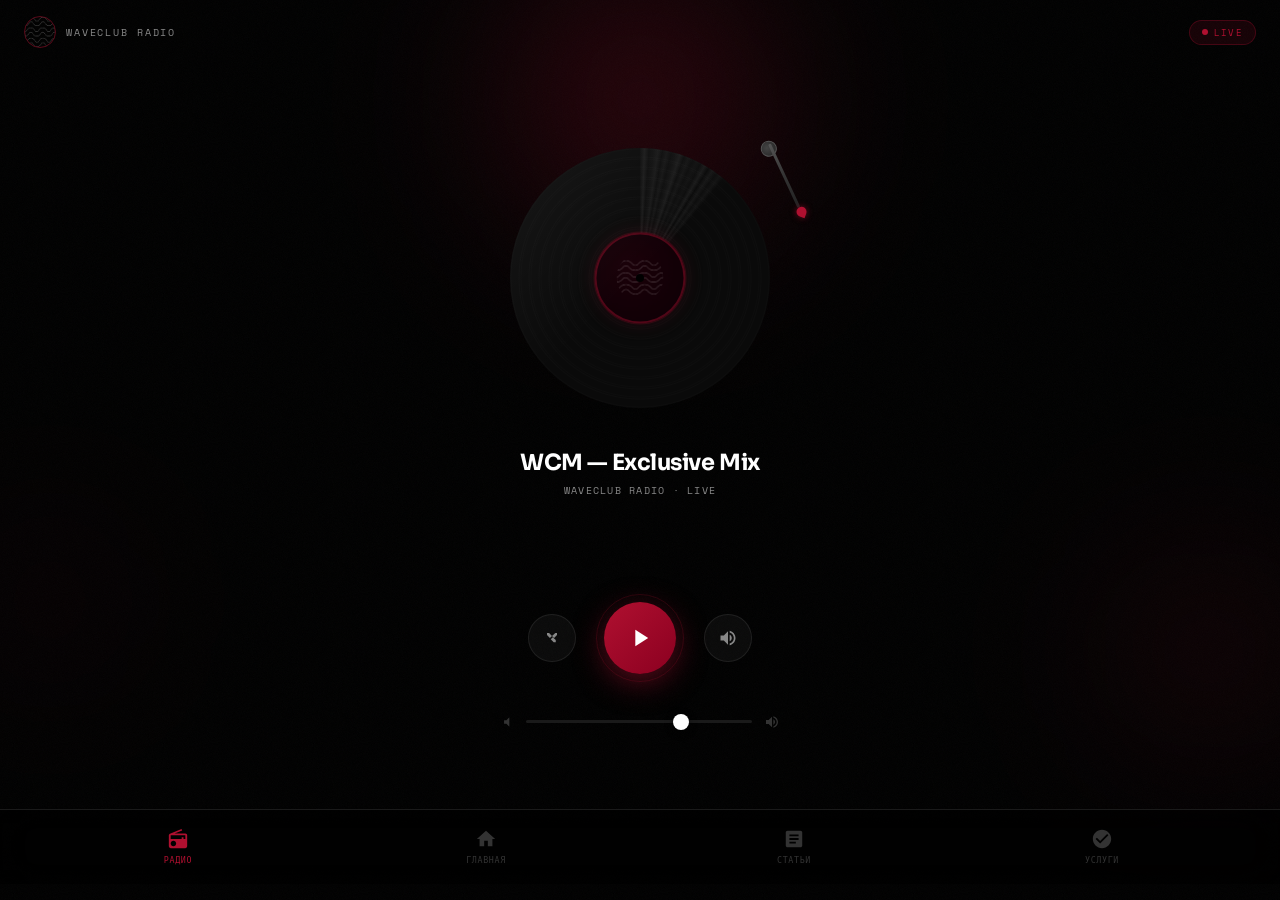
<file: radioapp.html>
<!DOCTYPE html>
<html lang="ru">
<head>
  <meta http-equiv="Content-Security-Policy" content="upgrade-insecure-requests">
  <meta charset="UTF-8">
  <meta name="viewport" content="width=device-width, initial-scale=1.0, viewport-fit=cover">
  <meta name="apple-mobile-web-app-capable" content="yes">
  <meta name="apple-mobile-web-app-status-bar-style" content="black-translucent">
  <meta name="theme-color" content="#000000">
  <title>WAVECLUB RADIO</title>
  <link rel="icon" href="logoblack.png">
  <link href="https://fonts.googleapis.com/css2?family=Sora:wght@300;400;600;700;800&family=Space+Mono:wght@400;700&display=swap" rel="stylesheet">
  <style>
    *, *::before, *::after { box-sizing: border-box; margin: 0; padding: 0; }

    :root {
      --red: #b01030;
      --red2: #8b0020;
      --bg: #000;
      --txt: #fff;
      --sub: #888;
      --dim: #333;
      --brd: #1a1a1a;
      --safe-top: env(safe-area-inset-top, 0px);
      --safe-bottom: env(safe-area-inset-bottom, 0px);
    }

    html, body {
      width: 100%; height: 100%;
      background: var(--bg);
      color: var(--txt);
      font-family: 'Sora', sans-serif;
      overflow: hidden;
      -webkit-tap-highlight-color: transparent;
      user-select: none;
    }

    /* ── ANIMATED BACKGROUND ── */
    .app-bg {
      position: fixed; inset: 0;
      background: #000;
      overflow: hidden;
    }
    .bg-orb {
      position: absolute;
      border-radius: 50%;
      filter: blur(80px);
      opacity: 0;
      animation: orb-appear 1.2s ease forwards;
    }
    .bg-orb-1 {
      width: 400px; height: 400px;
      background: radial-gradient(circle, rgba(176,16,48,.35) 0%, transparent 70%);
      top: -100px; left: 50%;
      transform: translateX(-50%);
      animation-delay: .2s;
      animation: orb-appear 1.2s ease .2s forwards, orb-float1 8s ease-in-out infinite;
    }
    .bg-orb-2 {
      width: 300px; height: 300px;
      background: radial-gradient(circle, rgba(176,16,48,.15) 0%, transparent 70%);
      bottom: 100px; right: -80px;
      animation: orb-appear 1.2s ease .5s forwards, orb-float2 10s ease-in-out infinite;
    }
    .bg-orb-3 {
      width: 200px; height: 200px;
      background: radial-gradient(circle, rgba(176,16,48,.1) 0%, transparent 70%);
      bottom: 200px; left: -50px;
      animation: orb-appear 1.2s ease .8s forwards, orb-float3 12s ease-in-out infinite;
    }
    @keyframes orb-appear { to { opacity: 1; } }
    @keyframes orb-float1 {
      0%,100% { transform: translateX(-50%) translateY(0); }
      50% { transform: translateX(-50%) translateY(30px); }
    }
    @keyframes orb-float2 {
      0%,100% { transform: translateY(0) translateX(0); }
      50% { transform: translateY(-20px) translateX(-10px); }
    }
    @keyframes orb-float3 {
      0%,100% { transform: translateY(0); }
      50% { transform: translateY(15px); }
    }

    /* Noise texture overlay */
    .bg-noise {
      position: fixed; inset: 0;
      opacity: .03;
      background-image: url("data:image/svg+xml,%3Csvg viewBox='0 0 200 200' xmlns='http://www.w3.org/2000/svg'%3E%3Cfilter id='n'%3E%3CfeTurbulence type='fractalNoise' baseFrequency='0.9' numOctaves='4' stitchTiles='stitch'/%3E%3C/filter%3E%3Crect width='100%25' height='100%25' filter='url(%23n)'/%3E%3C/svg%3E");
      background-size: 150px;
      pointer-events: none;
    }

    /* ── APP SHELL ── */
    .app {
      position: fixed; inset: 0;
      display: flex;
      flex-direction: column;
      padding-top: max(var(--safe-top), 16px);
      padding-bottom: max(var(--safe-bottom), 16px);
    }

    /* ── TOP BAR ── */
    .top-bar {
      display: flex;
      align-items: center;
      justify-content: space-between;
      padding: 0 24px 20px;
      flex-shrink: 0;
    }
    .top-bar-logo {
      display: flex;
      align-items: center;
      gap: 10px;
    }
    .top-bar-logo img {
      width: 32px; height: 32px;
      border-radius: 50%;
      border: 1.5px solid rgba(176,16,48,.5);
    }
    .top-bar-title {
      font-family: 'Space Mono', monospace;
      font-size: .65rem;
      letter-spacing: .18em;
      text-transform: uppercase;
      color: var(--sub);
    }
    .top-bar-live {
      display: flex;
      align-items: center;
      gap: 6px;
      padding: 5px 12px;
      background: rgba(176,16,48,.12);
      border: 1px solid rgba(176,16,48,.3);
      border-radius: 20px;
      font-family: 'Space Mono', monospace;
      font-size: .58rem;
      letter-spacing: .14em;
      color: var(--red);
    }
    .live-dot {
      width: 6px; height: 6px;
      background: var(--red);
      border-radius: 50%;
      animation: pulse 1.5s ease-in-out infinite;
    }
    @keyframes pulse { 0%,100%{opacity:1;transform:scale(1)} 50%{opacity:.3;transform:scale(.7)} }

    /* ── MAIN CONTENT ── */
    .main {
      flex: 1;
      display: flex;
      flex-direction: column;
      align-items: center;
      justify-content: center;
      padding: 0 32px;
      gap: 0;
    }

    /* ── VINYL DISC ── */
    .vinyl-wrap {
      position: relative;
      width: min(260px, 68vw);
      height: min(260px, 68vw);
      margin-bottom: 40px;
    }
    .vinyl {
      width: 100%; height: 100%;
      border-radius: 50%;
      position: relative;
      animation: spin 8s linear infinite;
      animation-play-state: paused;
    }
    .vinyl.playing { animation-play-state: running; }
    @keyframes spin { from{transform:rotate(0deg)} to{transform:rotate(360deg)} }

    /* Vinyl grooves */
    .vinyl-disc {
      position: absolute; inset: 0;
      border-radius: 50%;
      background:
        conic-gradient(
          from 0deg,
          #0d0d0d 0deg, #1a1a1a 2deg, #0d0d0d 4deg,
          #111 6deg, #181818 8deg, #0d0d0d 10deg,
          #151515 12deg, #0d0d0d 14deg, #121212 16deg,
          #1a1a1a 18deg, #0d0d0d 20deg, #141414 22deg,
          #0d0d0d 24deg, #111 26deg, #0d0d0d 28deg,
          #191919 30deg, #0a0a0a 32deg, #161616 34deg,
          #0d0d0d 36deg, #131313 38deg, #0a0a0a 40deg
        );
      background-size: 100% 100%;
    }
    /* Multiple groove rings */
    .vinyl-grooves {
      position: absolute; inset: 0;
      border-radius: 50%;
      background:
        repeating-radial-gradient(
          circle at center,
          transparent 20px,
          rgba(255,255,255,.015) 21px,
          transparent 22px,
          transparent 28px,
          rgba(255,255,255,.01) 29px,
          transparent 30px
        );
    }
    /* Center label */
    .vinyl-label {
      position: absolute;
      top: 50%; left: 50%;
      transform: translate(-50%, -50%);
      width: 35%;
      height: 35%;
      border-radius: 50%;
      background: radial-gradient(circle at 40% 40%, #1a0008, #0d0005);
      border: 2px solid rgba(176,16,48,.4);
      display: flex;
      align-items: center;
      justify-content: center;
      box-shadow:
        0 0 0 1px rgba(176,16,48,.2),
        0 0 20px rgba(176,16,48,.15);
    }
    .vinyl-label img {
      width: 55%;
      height: 55%;
      object-fit: contain;
      border-radius: 50%;
      opacity: .9;
    }
    /* Center hole */
    .vinyl-hole {
      position: absolute;
      top: 50%; left: 50%;
      transform: translate(-50%, -50%);
      width: 8px; height: 8px;
      border-radius: 50%;
      background: #000;
      z-index: 2;
    }
    /* Reflection */
    .vinyl-shine {
      position: absolute; inset: 0;
      border-radius: 50%;
      background: linear-gradient(135deg, rgba(255,255,255,.06) 0%, transparent 50%);
      pointer-events: none;
    }
    /* Glow under disc */
    .vinyl-glow {
      position: absolute;
      inset: -20px;
      border-radius: 50%;
      background: radial-gradient(circle, rgba(176,16,48,.2) 0%, transparent 65%);
      opacity: 0;
      transition: opacity .6s ease;
      pointer-events: none;
    }
    .vinyl.playing ~ .vinyl-glow,
    .vinyl-wrap:has(.playing) .vinyl-glow { opacity: 1; }

    /* Needle arm */
    .needle {
      position: absolute;
      top: -8px; right: -8px;
      width: 60px; height: 80px;
      transform-origin: top right;
      transform: rotate(-25deg);
      transition: transform .8s cubic-bezier(.4,0,.2,1);
      pointer-events: none;
    }
    .needle.on-disc { transform: rotate(0deg); }
    .needle-arm {
      position: absolute;
      top: 0; right: 8px;
      width: 3px; height: 70px;
      background: linear-gradient(to bottom, #555, #333, #222);
      border-radius: 2px;
      transform-origin: top center;
    }
    .needle-head {
      position: absolute;
      bottom: 0; right: 4px;
      width: 10px; height: 10px;
      background: var(--red);
      border-radius: 50% 50% 50% 0;
      transform: rotate(-45deg);
      box-shadow: 0 0 6px rgba(176,16,48,.6);
    }
    .needle-pivot {
      position: absolute;
      top: -4px; right: 4px;
      width: 16px; height: 16px;
      background: radial-gradient(circle at 40% 40%, #444, #222);
      border-radius: 50%;
      border: 1px solid #555;
    }

    /* ── TRACK INFO ── */
    .track-info {
      text-align: center;
      margin-bottom: 36px;
      width: 100%;
    }
    .track-name {
      font-size: clamp(1.1rem, 4vw, 1.4rem);
      font-weight: 700;
      letter-spacing: -.02em;
      color: var(--txt);
      margin-bottom: 6px;
      white-space: nowrap;
      overflow: hidden;
      text-overflow: ellipsis;
    }
    /* Marquee for long names */
    .track-name.long {
      animation: marquee 10s linear infinite;
      display: inline-block;
    }
    @keyframes marquee {
      0% { transform: translateX(0); }
      40% { transform: translateX(calc(-100% + 80vw)); }
      60% { transform: translateX(calc(-100% + 80vw)); }
      100% { transform: translateX(0); }
    }
    .track-sub {
      font-family: 'Space Mono', monospace;
      font-size: .65rem;
      letter-spacing: .12em;
      text-transform: uppercase;
      color: var(--sub);
    }

    /* ── VISUALIZER BARS ── */
    .viz {
      display: flex;
      gap: 3px;
      align-items: flex-end;
      height: 28px;
      margin-bottom: 40px;
      justify-content: center;
    }
    .viz-bar {
      width: 3px;
      background: var(--red);
      border-radius: 2px;
      opacity: .2;
      animation: vbar var(--dur, .8s) ease-in-out infinite alternate;
      animation-delay: var(--del, 0s);
    }
    .viz.active .viz-bar { opacity: 1; }
    @keyframes vbar {
      from { height: 3px; }
      to { height: var(--h, 20px); }
    }

    /* ── PLAYER CONTROLS ── */
    .controls {
      display: flex;
      align-items: center;
      justify-content: center;
      gap: 28px;
      margin-bottom: 40px;
    }
    .ctrl-btn {
      width: 48px; height: 48px;
      background: rgba(255,255,255,.04);
      border: 1px solid rgba(255,255,255,.08);
      border-radius: 50%;
      display: flex; align-items: center; justify-content: center;
      color: var(--sub);
      cursor: pointer;
      transition: all .2s;
    }
    .ctrl-btn:active { transform: scale(.9); }
    .ctrl-btn:hover { border-color: rgba(176,16,48,.4); color: var(--red); }
    .ctrl-btn svg { pointer-events: none; }

    .play-btn {
      width: 72px; height: 72px;
      background: linear-gradient(135deg, var(--red), var(--red2));
      border: none;
      border-radius: 50%;
      display: flex; align-items: center; justify-content: center;
      color: #fff;
      cursor: pointer;
      transition: all .25s;
      box-shadow: 0 8px 30px rgba(176,16,48,.5), 0 0 0 0 rgba(176,16,48,.3);
      position: relative;
    }
    .play-btn::before {
      content: '';
      position: absolute; inset: -8px;
      border-radius: 50%;
      border: 1px solid rgba(176,16,48,.2);
      transition: all .3s;
    }
    .play-btn.playing {
      box-shadow: 0 8px 40px rgba(176,16,48,.7), 0 0 0 12px rgba(176,16,48,.1);
    }
    .play-btn.playing::before {
      inset: -14px;
      border-color: rgba(176,16,48,.15);
      animation: ring-pulse 2s ease-in-out infinite;
    }
    @keyframes ring-pulse {
      0%,100% { transform: scale(1); opacity: 1; }
      50% { transform: scale(1.08); opacity: .5; }
    }
    .play-btn:active { transform: scale(.93); }
    .play-btn svg { pointer-events: none; }

    /* ── VOLUME ── */
    .volume-wrap {
      display: flex;
      align-items: center;
      gap: 12px;
      width: 100%;
      max-width: 280px;
      margin: 0 auto;
    }
    .volume-wrap svg { color: var(--dim); flex-shrink: 0; }
    .volume-slider {
      flex: 1;
      -webkit-appearance: none;
      height: 3px;
      background: var(--brd);
      border-radius: 2px;
      outline: none;
      cursor: pointer;
    }
    .volume-slider::-webkit-slider-thumb {
      -webkit-appearance: none;
      width: 16px; height: 16px;
      background: #fff;
      border-radius: 50%;
      cursor: pointer;
      box-shadow: 0 2px 8px rgba(0,0,0,.4);
      transition: transform .15s;
    }
    .volume-slider::-webkit-slider-thumb:active { transform: scale(1.3); }

    /* ── BOTTOM TAB BAR ── */
    .tab-bar {
      flex-shrink: 0;
      display: flex;
      align-items: center;
      padding: 12px 24px;
      border-top: 1px solid var(--brd);
      background: rgba(0,0,0,.6);
      backdrop-filter: blur(20px);
      gap: 0;
    }
    .tab-item {
      flex: 1;
      display: flex;
      flex-direction: column;
      align-items: center;
      gap: 4px;
      padding: 6px 0;
      text-decoration: none;
      color: var(--dim);
      transition: color .2s;
      cursor: pointer;
      background: none;
      border: none;
      font-family: inherit;
    }
    .tab-item.active { color: var(--red); }
    .tab-item:active { opacity: .7; }
    .tab-label {
      font-family: 'Space Mono', monospace;
      font-size: .52rem;
      letter-spacing: .08em;
      text-transform: uppercase;
    }

    /* ── LOADING STATE ── */
    .loading-spinner {
      width: 20px; height: 20px;
      border: 2px solid rgba(176,16,48,.2);
      border-top-color: var(--red);
      border-radius: 50%;
      animation: spin-loader .8s linear infinite;
      display: none;
    }
    .loading .loading-spinner { display: block; }
    .loading #playIcon { display: none; }
    @keyframes spin-loader { to { transform: rotate(360deg); } }

    /* ── TOAST ── */
    .app-toast {
      position: fixed;
      bottom: 120px;
      left: 50%;
      transform: translateX(-50%) translateY(20px);
      background: rgba(20,20,20,.95);
      border: 1px solid rgba(176,16,48,.3);
      border-radius: 20px;
      padding: 10px 20px;
      font-family: 'Space Mono', monospace;
      font-size: .62rem;
      letter-spacing: .08em;
      color: var(--sub);
      white-space: nowrap;
      opacity: 0;
      transition: all .3s ease;
      pointer-events: none;
      backdrop-filter: blur(20px);
      z-index: 100;
    }
    .app-toast.show {
      opacity: 1;
      transform: translateX(-50%) translateY(0);
    }

    /* ── ENTRANCE ANIMATION ── */
    .app > * {
      opacity: 0;
      transform: translateY(16px);
      animation: slide-up .5s ease forwards;
    }
    .top-bar    { animation-delay: .1s; }
    .main       { animation-delay: .2s; transform: none; }
    .tab-bar    { animation-delay: .3s; }
    @keyframes slide-up {
      to { opacity: 1; transform: translateY(0); }
    }
    .vinyl-wrap {
      opacity: 0;
      transform: scale(.85);
      animation: pop-in .6s cubic-bezier(.175,.885,.32,1.275) .25s forwards;
    }
    @keyframes pop-in { to { opacity: 1; transform: scale(1); } }
  </style>
</head>
<body>

<!-- ANIMATED BG -->
<div class="app-bg">
  <div class="bg-orb bg-orb-1"></div>
  <div class="bg-orb bg-orb-2"></div>
  <div class="bg-orb bg-orb-3"></div>
</div>
<div class="bg-noise"></div>

<!-- APP -->
<div class="app">

  <!-- TOP BAR -->
  <div class="top-bar">
    <div class="top-bar-logo">
      <img src="3.png" alt="WCM">
      <span class="top-bar-title">Waveclub Radio</span>
    </div>
    <div class="top-bar-live">
      <div class="live-dot"></div>
      LIVE
    </div>
  </div>

  <!-- MAIN -->
  <div class="main">

    <!-- VINYL -->
    <div class="vinyl-wrap">
      <div class="vinyl" id="vinyl">
        <div class="vinyl-disc"></div>
        <div class="vinyl-grooves"></div>
        <div class="vinyl-label">
          <img src="3.png" alt="WCM">
        </div>
        <div class="vinyl-hole"></div>
        <div class="vinyl-shine"></div>
      </div>
      <div class="vinyl-glow"></div>
      <!-- Needle -->
      <div class="needle" id="needle">
        <div class="needle-pivot"></div>
        <div class="needle-arm"></div>
        <div class="needle-head"></div>
      </div>
    </div>

    <!-- TRACK INFO -->
    <div class="track-info">
      <div class="track-name" id="trackName">WAVECLUB RADIO</div>
      <div class="track-sub" id="trackSub">Нажми play чтобы слушать</div>
    </div>

    <!-- VISUALIZER -->
    <div class="viz" id="viz"></div>

    <!-- CONTROLS -->
    <div class="controls">
      <!-- Shuffle / prev feel -->
      <button class="ctrl-btn" id="shuffleBtn" aria-label="Предыдущий">
        <svg width="20" height="20" viewBox="0 0 24 24" fill="currentColor">
          <path d="M6 6h2.5L12 9.5 9.5 12 6 8.5V6zm4.5 7.5L13 11l3.5 3.5V17H14L10.5 13.5zM16 6h2v2.5L14.5 12 12 9.5 16 6z"/>
        </svg>
      </button>

      <!-- PLAY / PAUSE -->
      <button class="play-btn" id="playBtn" aria-label="Воспроизвести">
        <div class="loading-spinner" id="spinner"></div>
        <svg id="playIcon" width="28" height="28" viewBox="0 0 24 24" fill="currentColor">
          <path d="M8 5v14l11-7z"/>
        </svg>
        <svg id="pauseIcon" width="28" height="28" viewBox="0 0 24 24" fill="currentColor" style="display:none">
          <path d="M6 19h4V5H6v14zm8-14v14h4V5h-4z"/>
        </svg>
      </button>

      <!-- Volume icon -->
      <button class="ctrl-btn" id="muteBtn" aria-label="Громкость">
        <svg id="volIcon" width="20" height="20" viewBox="0 0 24 24" fill="currentColor">
          <path d="M3 9v6h4l5 5V4L7 9H3zm13.5 3c0-1.77-1.02-3.29-2.5-4.03v8.05c1.48-.73 2.5-2.25 2.5-4.02zM14 3.23v2.06c2.89.86 5 3.54 5 6.71s-2.11 5.85-5 6.71v2.06c4.01-.91 7-4.49 7-8.77s-2.99-7.86-7-8.77z"/>
        </svg>
      </button>
    </div>

    <!-- VOLUME -->
    <div class="volume-wrap">
      <svg width="14" height="14" viewBox="0 0 24 24" fill="currentColor">
        <path d="M7 9v6h4l5 5V4l-5 5H7z"/>
      </svg>
      <input type="range" class="volume-slider" id="volSlider" min="0" max="100" value="70">
      <svg width="16" height="16" viewBox="0 0 24 24" fill="currentColor">
        <path d="M3 9v6h4l5 5V4L7 9H3zm13.5 3c0-1.77-1.02-3.29-2.5-4.03v8.05c1.48-.73 2.5-2.25 2.5-4.02zM14 3.23v2.06c2.89.86 5 3.54 5 6.71s-2.11 5.85-5 6.71v2.06c4.01-.91 7-4.49 7-8.77s-2.99-7.86-7-8.77z"/>
      </svg>
    </div>

  </div>

  <!-- TAB BAR -->
  <div class="tab-bar">
    <button class="tab-item active" onclick="showToast('Радио')">
      <svg width="22" height="22" viewBox="0 0 24 24" fill="currentColor">
        <path d="M3.24 6.15C2.51 6.43 2 7.17 2 8v12a2 2 0 002 2h16a2 2 0 002-2V8c0-1.11-.89-2-2-2H8.3l8.26-3.34L15.88 1 3.24 6.15zM7 20c-1.66 0-3-1.34-3-3s1.34-3 3-3 3 1.34 3 3-1.34 3-3 3zm13-8h-2v-2h-2v2H4V8h16v4z"/>
      </svg>
      <span class="tab-label">Радио</span>
    </button>
    <a class="tab-item" href="index.html">
      <svg width="22" height="22" viewBox="0 0 24 24" fill="currentColor">
        <path d="M10 20v-6h4v6h5v-8h3L12 3 2 12h3v8z"/>
      </svg>
      <span class="tab-label">Главная</span>
    </a>
    <a class="tab-item" href="articles.html">
      <svg width="22" height="22" viewBox="0 0 24 24" fill="currentColor">
        <path d="M19 3H5c-1.1 0-2 .9-2 2v14c0 1.1.9 2 2 2h14c1.1 0 2-.9 2-2V5c0-1.1-.9-2-2-2zm-5 14H7v-2h7v2zm3-4H7v-2h10v2zm0-4H7V7h10v2z"/>
      </svg>
      <span class="tab-label">Статьи</span>
    </a>
    <a class="tab-item" href="index.html#services">
      <svg width="22" height="22" viewBox="0 0 24 24" fill="currentColor">
        <path d="M12 2C6.48 2 2 6.48 2 12s4.48 10 10 10 10-4.48 10-10S17.52 2 12 2zm-2 15l-5-5 1.41-1.41L10 14.17l7.59-7.59L19 8l-9 9z"/>
      </svg>
      <span class="tab-label">Услуги</span>
    </a>
  </div>

</div>

<!-- TOAST -->
<div class="app-toast" id="appToast"></div>

<script>
(function(){
  'use strict';

  /* ── ELEMENTS ── */
  var playBtn   = document.getElementById('playBtn');
  var playIcon  = document.getElementById('playIcon');
  var pauseIcon = document.getElementById('pauseIcon');
  var spinner   = document.getElementById('spinner');
  var vinyl     = document.getElementById('vinyl');
  var needle    = document.getElementById('needle');
  var viz       = document.getElementById('viz');
  var trackName = document.getElementById('trackName');
  var trackSub  = document.getElementById('trackSub');
  var volSlider = document.getElementById('volSlider');
  var muteBtn   = document.getElementById('muteBtn');
  var shuffleBtn= document.getElementById('shuffleBtn');

  /* ── BUILD VISUALIZER ── */
  var bars = [];
  for(var i = 0; i < 28; i++){
    var span = document.createElement('span');
    span.className = 'viz-bar';
    var h  = Math.floor(Math.random() * 22) + 4;
    var dur= (Math.random() * 0.5 + 0.5).toFixed(2);
    var del= (Math.random() * 0.6).toFixed(2);
    span.style.cssText = '--h:' + h + 'px;--dur:' + dur + 's;--del:' + del + 's';
    viz.appendChild(span);
    bars.push(span);
  }

  /* ── STATE ── */
  var playing = false;
  var muted   = false;
  var audio   = null;

  /* ── STREAM URL — замени на реальный когда будет ── */
  var STREAM_URL = 'http://strm112.1.fm:80/jamz_mobile_mp3'; /* 'https://stream.example.com/live.mp3' */

  var tracks = [
    { name: 'WCM — Exclusive Mix', sub: 'WAVECLUB RADIO · Live' },
    { name: 'Label Session Vol.1', sub: 'WAVECLUBMEDIA · Exclusive' },
    { name: 'Independent Hits',    sub: 'WAVECLUB RADIO · Mix' },
    { name: 'New Releases 2024',   sub: 'WAVECLUBMEDIA · Label' },
    { name: 'Underground Vibes',   sub: 'WAVECLUB RADIO · Live' },
  ];
  var ti = 0;

  function setTrack(t){
    trackName.textContent = t.name;
    trackSub.textContent  = t.sub;
    /* Marquee if too long */
    if(t.name.length > 20){
      trackName.classList.add('long');
    } else {
      trackName.classList.remove('long');
    }
  }

  /* ── PLAY / PAUSE ── */
  function togglePlay(){
    if(playing){
      pause();
    } else {
      play();
    }
  }

  function play(){
    /* Show loading */
    playBtn.classList.add('loading');
    trackSub.textContent = 'Подключаемся...';

    if(STREAM_URL && !audio){
      audio = new Audio(STREAM_URL);
      audio.volume = volSlider.value / 100;
      audio.addEventListener('playing', onPlaying);
      audio.addEventListener('error',   onError);
    }

    setTimeout(function(){
      playBtn.classList.remove('loading');
      onPlaying();
    }, STREAM_URL ? 100 : 800);

    if(audio) audio.play().catch(onError);
  }

  function onPlaying(){
    playing = true;
    playBtn.classList.remove('loading');
    playBtn.classList.add('playing');
    playIcon.style.display  = 'none';
    pauseIcon.style.display = 'block';
    vinyl.classList.add('playing');
    needle.classList.add('on-disc');
    viz.classList.add('active');
    ti = (ti + 1) % tracks.length;
    setTrack(tracks[ti]);
  }

  function pause(){
    playing = false;
    playBtn.classList.remove('playing');
    playIcon.style.display  = 'block';
    pauseIcon.style.display = 'none';
    vinyl.classList.remove('playing');
    needle.classList.remove('on-disc');
    viz.classList.remove('active');
    trackSub.textContent = 'Пауза';
    if(audio) audio.pause();
  }

  function onError(){
    playBtn.classList.remove('loading');
    showToast('Стрим временно недоступен');
    trackSub.textContent = 'Нет соединения';
  }

  /* ── VOLUME ── */
  volSlider.addEventListener('input', function(){
    var v = this.value / 100;
    if(audio) audio.volume = v;
    muted = (v === 0);
  });

  muteBtn.addEventListener('click', function(){
    muted = !muted;
    var v  = muted ? 0 : (volSlider.value / 100);
    if(audio) audio.volume = v;
    this.style.color = muted ? 'var(--red)' : '';
    showToast(muted ? 'Звук выключен' : 'Звук включён');
  });

  /* Shuffle = next track */
  shuffleBtn.addEventListener('click', function(){
    if(!playing) return;
    ti = (ti + 1) % tracks.length;
    setTrack(tracks[ti]);
    /* Brief vinyl wobble */
    vinyl.style.animationDuration = '4s';
    setTimeout(function(){ vinyl.style.animationDuration = '8s'; }, 1000);
    showToast('Следующий трек');
  });

  /* Play button */
  playBtn.addEventListener('click', togglePlay);

  /* ── TOAST ── */
  var toastEl  = document.getElementById('appToast');
  var toastTimer;
  function showToast(msg){
    clearTimeout(toastTimer);
    toastEl.textContent = msg;
    toastEl.classList.add('show');
    toastTimer = setTimeout(function(){ toastEl.classList.remove('show'); }, 2500);
  }

  /* ── KEYBOARD ── */
  document.addEventListener('keydown', function(e){
    if(e.code === 'Space') { e.preventDefault(); togglePlay(); }
  });

  /* ── INITIAL TRACK ── */
  setTrack(tracks[0]);

})();
</script>
</body>
</html>
</file>
